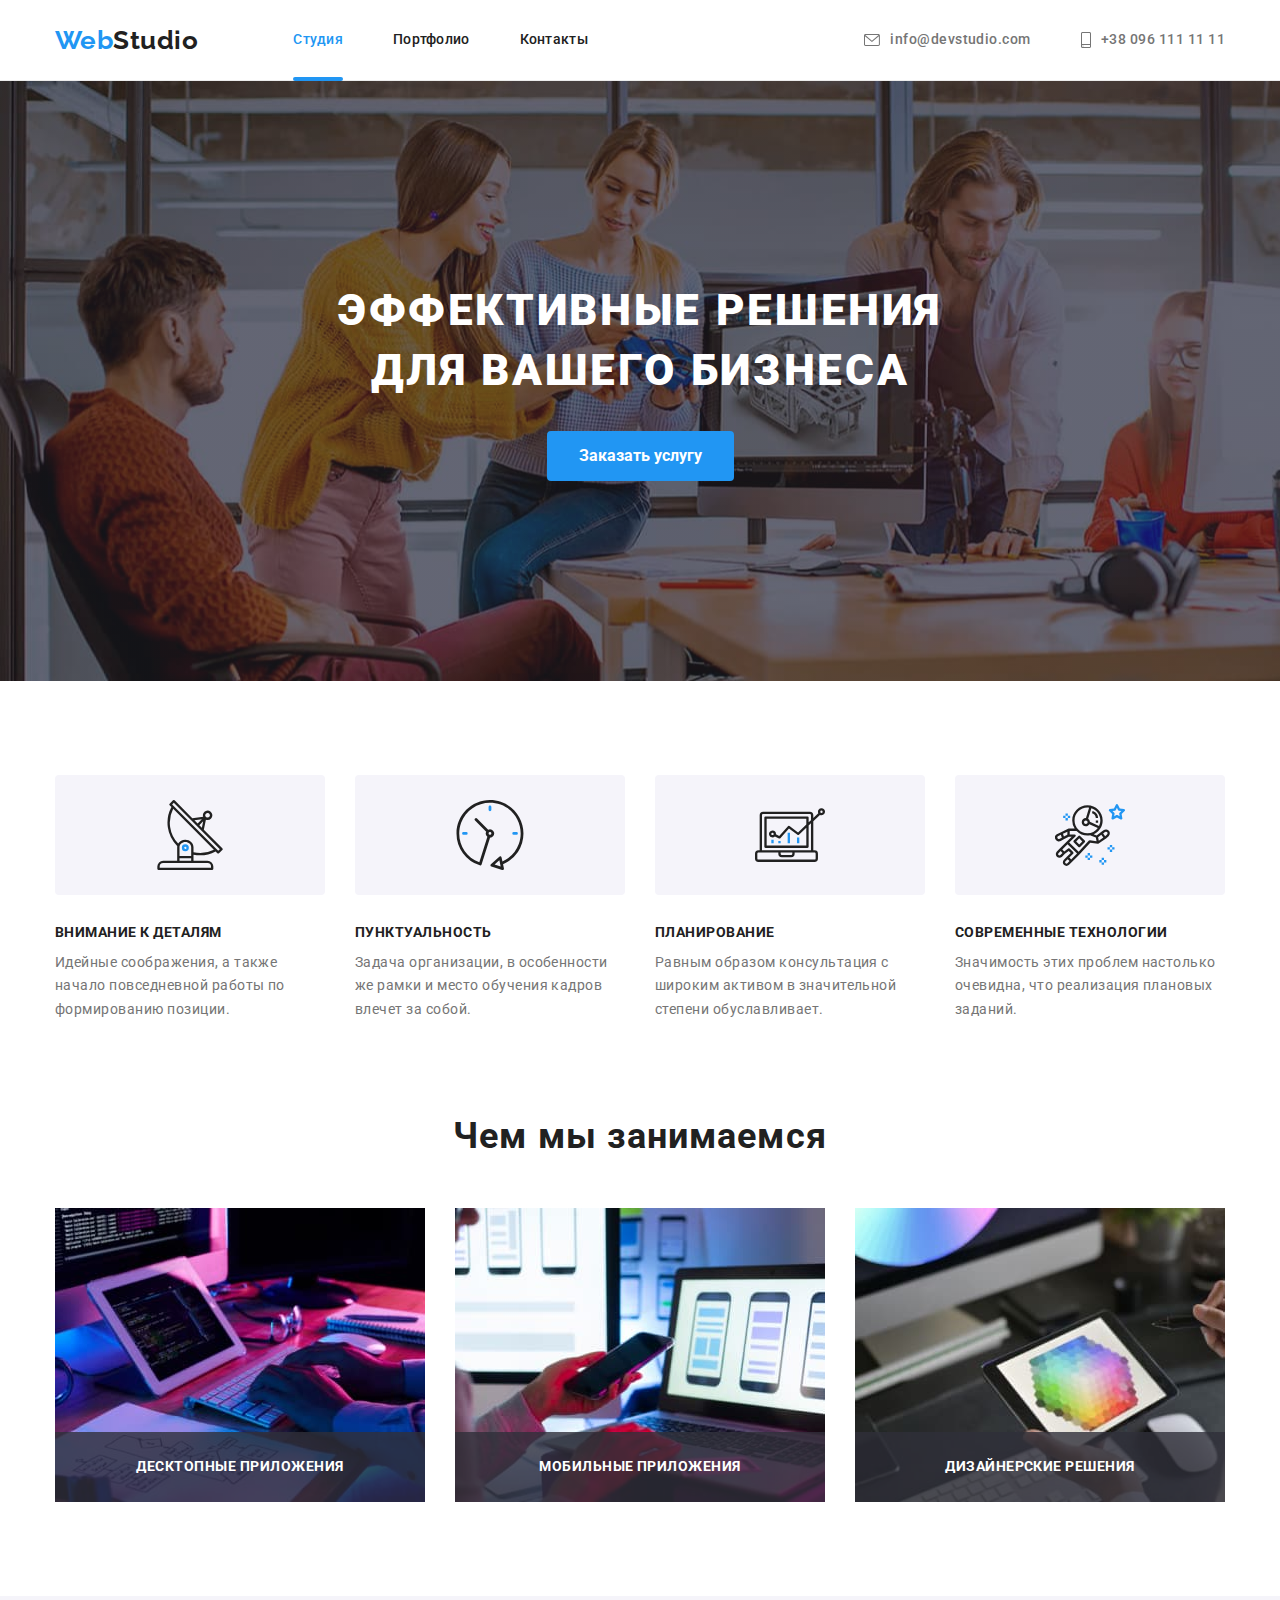
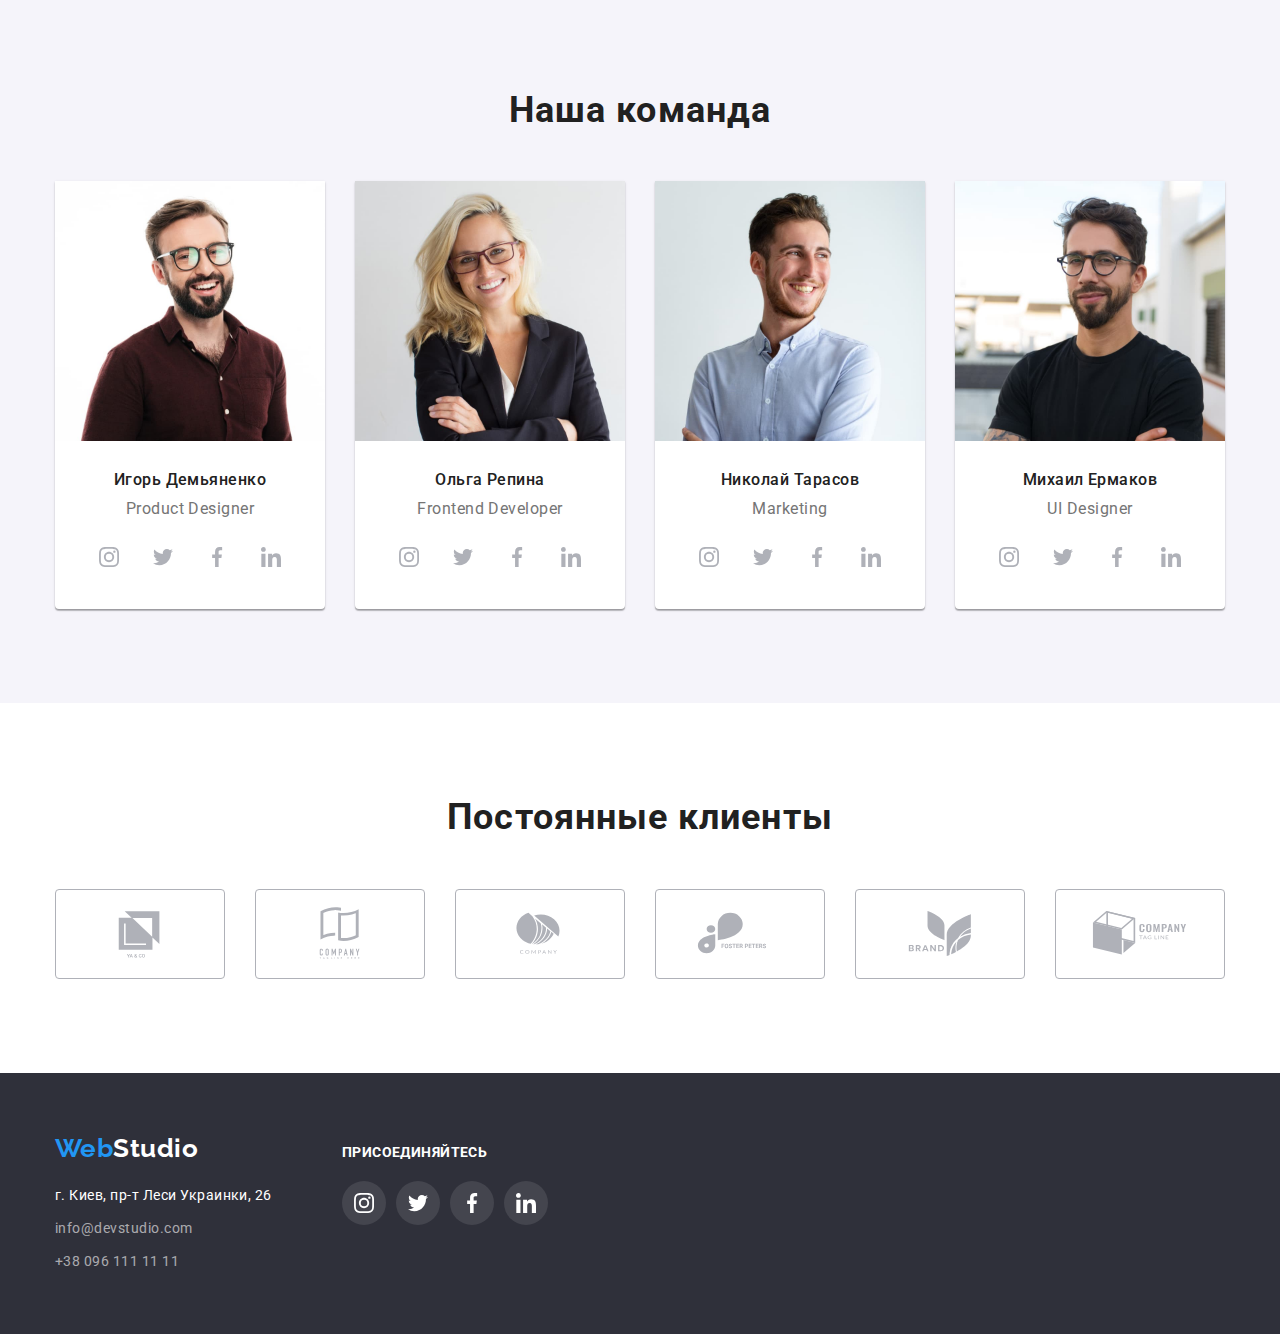
<file: index.html>
<!DOCTYPE html>
<html lang="en">
  <head>
    <meta charset="UTF-8" />
    <meta http-equiv="X-UA-Compatible" content="IE=edge" />
    <meta name="viewport" content="width=device-width, initial-scale=1.0" />
    <title>WebStudio</title>
    <link rel="preconnect" href="https://fonts.googleapis.com" />
    <link rel="preconnect" href="https://fonts.gstatic.com" crossorigin />
    <link
      href="https://fonts.googleapis.com/css2?family=Raleway:wght@700&family=Roboto:wght@400;500;700;900&display=swap"
      rel="stylesheet"
    />
    <link
      rel="stylesheet"
      href="https://cdnjs.cloudflare.com/ajax/libs/modern-normalize/1.1.0/modern-normalize.min.css"
    />
    <link rel="stylesheet" href="./css/styles.css" />
  </head>
  <body>
    <header>
      <div class="container nav">
        <nav>
          <a href="./index.html" class="logo"
            >Web<span class="logo-color">Studio</span></a
          >
          <ul class="site-nav list">
            <li class="item"><a href="" class="link current">Студия</a></li>
            <li class="item">
              <a href="./portfolio.html" class="link">Портфолио</a>
            </li>
            <li class="item"><a href="" class="link">Контакты</a></li>
          </ul>
        </nav>
        <ul class="auth-nav list">
          <li class="item">
            <a href="mailto:info@devstudio.com" class="contacts link">
              <svg class="header-icon" width="16" height="12">
                <use href="./images/symbol-defs.svg#icon-mail"></use>
              </svg>
              info@devstudio.com</a
            >
          </li>
          <li class="item">
            <a href="tel:+380961111111" class="contacts link"
              ><svg class="header-icon" width="10" height="16">
                <use href="./images/symbol-defs.svg#icon-smartphone"></use>
              </svg>
              +38 096 111 11 11</a
            >
          </li>
        </ul>
      </div>
    </header>
    <main>
      <section class="hero overlay">
        <div class="container">
          <h1 class="hero-title">
            Эффективные решения <br />
            для вашего бизнеса
          </h1>
          <button data-modal-open type="button" class="button-hero">
            Заказать услугу
          </button>
          <div class="backdrop is-hidden" data-modal>
            <div class="modal">
              <button data-modal-close class="overlay-button">
                <svg class="close" width="18" height="18">
                  <use href="./images/symbol-defs.svg#icon-close"></use>
                </svg>
              </button>
            </div>
          </div>
        </div>
      </section>
      <section class="section">
        <div class="container">
          <h2 class="section-title visually-hidden">Наши преимущества</h2>
          <ul class="features list">
            <li class="item">
              <div class="icon-sizes">
                <svg class="features-icon">
                  <use href="./images/symbol-defs.svg#icon-antenna-1"></use>
                </svg>
              </div>
              <h3 class="title">Внимание к деталям</h3>
              <p class="features-description">
                Идейные соображения, а также начало повседневной работы по
                формированию позиции.
              </p>
            </li>
            <li class="item">
              <div class="icon-sizes">
                <svg class="features-icon">
                  <use href="./images/symbol-defs.svg#icon-clock-1"></use>
                </svg>
              </div>
              <h3 class="title">Пунктуальность</h3>
              <p class="features-description">
                Задача организации, в особенности же рамки и место обучения
                кадров влечет за собой.
              </p>
            </li>
            <li class="item">
              <div class="icon-sizes">
                <svg class="features-icon">
                  <use href="./images/symbol-defs.svg#icon-diagram-1"></use>
                </svg>
              </div>
              <h3 class="title">Планирование</h3>
              <p class="features-description">
                Равным образом консультация с широким активом в значительной
                степени обуславливает.
              </p>
            </li>
            <li class="item">
              <div class="icon-sizes">
                <svg class="features-icon">
                  <use href="./images/symbol-defs.svg#icon-astronaut-1"></use>
                </svg>
              </div>
              <h3 class="title">Современные технологии</h3>
              <p class="features-description">
                Значимость этих проблем настолько очевидна, что реализация
                плановых заданий.
              </p>
            </li>
          </ul>
        </div>
      </section>
      <section class="section no-top-padding">
        <div class="container">
          <h2 class="section-title">Чем мы занимаемся</h2>
          <ul class="directions-list list">
            <li class="item">
              <div class="direction-thumb">
                <img
                  src="./images/img.jpeg"
                  alt="Программирование"
                  width="370"
                />
                <div class="direction-description">
                  <p>Десктопные приложения</p>
                </div>
              </div>
            </li>
            <li class="item">
              <div class="direction-thumb">
                <img
                  src="./images/img2.jpeg"
                  alt="Мобильные приложения"
                  width="370"
                />
                <div class="direction-description">
                  <p>Мобильные приложения</p>
                </div>
              </div>
            </li>
            <li class="item">
              <div class="direction-thumb">
                <img src="./images/img3.jpeg" alt="Дизайн" width="370" />
                <div class="direction-description">
                  <p>Дизайнерские решения</p>
                </div>
              </div>
            </li>
          </ul>
        </div>
      </section>
      <section class="section team">
        <div class="container">
          <h2 class="section-title">Наша команда</h2>
          <ul class="members-list list">
            <li class="item">
              <img
                src="./images/img4.jpeg"
                alt="Игорь Демьяненко"
                width="270"
                class="member-photo"
              />
              <div class="member-description">
                <h3 class="member-name">Игорь Демьяненко</h3>
                <p class="work-position">Product Designer</p>

                <ul class="member-socials list">
                  <li class="social-link">
                    <a href="" class="items">
                      <svg class="social-icon" width="20" height="20">
                        <use
                          href="./images/symbol-defs.svg#icon-instagram-2"
                        ></use>
                      </svg>
                    </a>
                  </li>
                  <li class="social-link">
                    <a href="" class="items">
                      <svg class="social-icon" width="20" height="20">
                        <use
                          href="./images/symbol-defs.svg#icon-twitter-1"
                          width="20"
                          height="20"
                        ></use>
                      </svg>
                    </a>
                  </li>
                  <li class="social-link">
                    <a href="" class="items">
                      <svg class="social-icon" width="20" height="20">
                        <use
                          href="./images/symbol-defs.svg#icon-facebook-1"
                          width="20"
                          height="20"
                        ></use>
                      </svg>
                    </a>
                  </li>
                  <li class="social-link">
                    <a href="" class="items">
                      <svg class="social-icon" width="20" height="20">
                        <use
                          href="./images/symbol-defs.svg#icon-linkedin-1"
                          width="20"
                          height="20"
                        ></use>
                      </svg>
                    </a>
                  </li>
                </ul>
              </div>
            </li>
            <li class="item">
              <img
                src="./images/img5.jpeg"
                alt="Ольга Репина"
                width="270"
                class="member-photo"
              />
              <div class="member-description">
                <h3 class="member-name">Ольга Репина</h3>
                <p class="work-position">Frontend Developer</p>
                <ul class="member-socials list">
                  <li class="social-link">
                    <a href="" class="items">
                      <svg class="social-icon" width="20" height="20">
                        <use
                          href="./images/symbol-defs.svg#icon-instagram-2"
                        ></use>
                      </svg>
                    </a>
                  </li>
                  <li class="social-link">
                    <a href="" class="items">
                      <svg class="social-icon" width="20" height="20">
                        <use
                          href="./images/symbol-defs.svg#icon-twitter-1"
                        ></use>
                      </svg>
                    </a>
                  </li>
                  <li class="social-link">
                    <a href="" class="items">
                      <svg class="social-icon" width="20" height="20">
                        <use
                          href="./images/symbol-defs.svg#icon-facebook-1"
                        ></use>
                      </svg>
                    </a>
                  </li>
                  <li class="social-link">
                    <a href="" class="items">
                      <svg class="social-icon" width="20" height="20">
                        <use
                          href="./images/symbol-defs.svg#icon-linkedin-1"
                        ></use>
                      </svg>
                    </a>
                  </li>
                </ul>
              </div>
            </li>
            <li class="item">
              <img
                src="./images/img6.jpeg"
                alt="Николай Тарасов"
                width="270"
                class="member-photo"
              />
              <div class="member-description">
                <h3 class="member-name">Николай Тарасов</h3>
                <p class="work-position">Marketing</p>
                <ul class="member-socials list">
                  <li class="social-link">
                    <a href="" class="items">
                      <svg class="social-icon" width="20" height="20">
                        <use
                          href="./images/symbol-defs.svg#icon-instagram-2"
                        ></use>
                      </svg>
                    </a>
                  </li>
                  <li class="social-link">
                    <a href="" class="items">
                      <svg class="social-icon" width="20" height="20">
                        <use
                          href="./images/symbol-defs.svg#icon-twitter-1"
                        ></use>
                      </svg>
                    </a>
                  </li>
                  <li class="social-link">
                    <a href="" class="items">
                      <svg class="social-icon" width="20" height="20">
                        <use
                          href="./images/symbol-defs.svg#icon-facebook-1"
                        ></use>
                      </svg>
                    </a>
                  </li>
                  <li class="social-link">
                    <a href="" class="items">
                      <svg class="social-icon" width="20" height="20">
                        <use
                          href="./images/symbol-defs.svg#icon-linkedin-1"
                        ></use>
                      </svg>
                    </a>
                  </li>
                </ul>
              </div>
            </li>
            <li class="item">
              <img
                src="./images/img7.jpeg"
                alt="Михаил Ермаков"
                width="270"
                class="member-photo"
              />
              <div class="member-description">
                <h3 class="member-name">Михаил Ермаков</h3>
                <p class="work-position">UI Designer</p>
                <ul class="member-socials list">
                  <li class="social-link">
                    <a href="" class="items">
                      <svg class="social-icon" width="20" height="20">
                        <use
                          href="./images/symbol-defs.svg#icon-instagram-2"
                        ></use>
                      </svg>
                    </a>
                  </li>
                  <li class="social-link">
                    <a href="" class="items">
                      <svg class="social-icon" width="20" height="20">
                        <use
                          href="./images/symbol-defs.svg#icon-twitter-1"
                        ></use>
                      </svg>
                    </a>
                  </li>
                  <li class="social-link">
                    <a href="" class="items">
                      <svg class="social-icon" width="20" height="20">
                        <use
                          href="./images/symbol-defs.svg#icon-facebook-1"
                        ></use>
                      </svg>
                    </a>
                  </li>
                  <li class="social-link">
                    <a href="" class="items">
                      <svg class="social-icon" width="20" height="20">
                        <use
                          href="./images/symbol-defs.svg#icon-linkedin-1"
                        ></use>
                      </svg>
                    </a>
                  </li>
                </ul>
              </div>
            </li>
          </ul>
        </div>
      </section>
      <section class="section">
        <div class="container">
          <h2 class="section-title">Постоянные клиенты</h2>
          <ul class="clients list">
            <li class="client">
              <a href="" class="link-client">
                <svg class="logo-client" width="106" height="60">
                  <use href="./images/symbol-defs.svg#icon-Logo"></use>
                </svg>
              </a>
            </li>
            <li class="client">
              <a href="" class="link-client">
                <svg class="logo-client" width="106" height="60">
                  <use href="./images/symbol-defs.svg#icon-Logo-2"></use>
                </svg>
              </a>
            </li>
            <li class="client">
              <a href="" class="link-client">
                <svg class="logo-client" width="106" height="60">
                  <use href="./images/symbol-defs.svg#icon-Logo-3"></use>
                </svg>
              </a>
            </li>
            <li class="client">
              <a href="" class="link-client">
                <svg class="logo-client" width="106" height="60">
                  <use href="./images/symbol-defs.svg#icon-Logo-4"></use>
                </svg>
              </a>
            </li>
            <li class="client">
              <a href="" class="link-client">
                <svg class="logo-client" width="106" height="60">
                  <use href="./images/symbol-defs.svg#icon-Logo-5"></use>
                </svg>
              </a>
            </li>
            <li class="client">
              <a href="" class="link-client">
                <svg class="logo-client" width="106" height="60">
                  <use href="./images/symbol-defs.svg#icon-Logo-6"></use>
                </svg>
              </a>
            </li>
          </ul>
        </div>
      </section>
    </main>
    <footer class="footer">
      <div class="container">
        <div class="footer-section">
          <a href="./index.html" class="logo"
            >Web<span class="logo-bottom">Studio</span></a
          >

          <address>
            <span class="street">г. Киев, пр-т Леси Украинки, 26</span>
            <ul class="list">
              <li class="list-item">
                <a href="mailto:info@devstudio.com" class="contacts-bottom link"
                  >info@devstudio.com</a
                >
              </li>
              <li class="list-item">
                <a href="tel:+380961111111" class="contacts-bottom link"
                  >+38 096 111 11 11</a
                >
              </li>
            </ul>
          </address>
        </div>
        <div class="footer-section social">
          <h3 class="footer-title">Присоединяйтесь</h3>
          <ul class="member-socials list">
            <li class="social-link-footer">
              <a href="" class="items">
                <svg class="social-icon" width="20" height="20">
                  <use href="./images/symbol-defs.svg#icon-instagram-2"></use>
                </svg>
              </a>
            </li>
            <li class="social-link-footer">
              <a href="" class="items">
                <svg class="social-icon" width="20" height="20">
                  <use href="./images/symbol-defs.svg#icon-twitter-1"></use>
                </svg>
              </a>
            </li>
            <li class="social-link-footer">
              <a href="" class="items">
                <svg class="social-icon" width="20" height="20">
                  <use href="./images/symbol-defs.svg#icon-facebook-1"></use>
                </svg>
              </a>
            </li>
            <li class="social-link-footer">
              <a href="" class="items">
                <svg class="social-icon" width="20" height="20">
                  <use href="./images/symbol-defs.svg#icon-linkedin-1"></use>
                </svg>
              </a>
            </li>
          </ul>
        </div>
      </div>
    </footer>
    <script src="./js/modal.js"></script>
  </body>
</html>
</file>
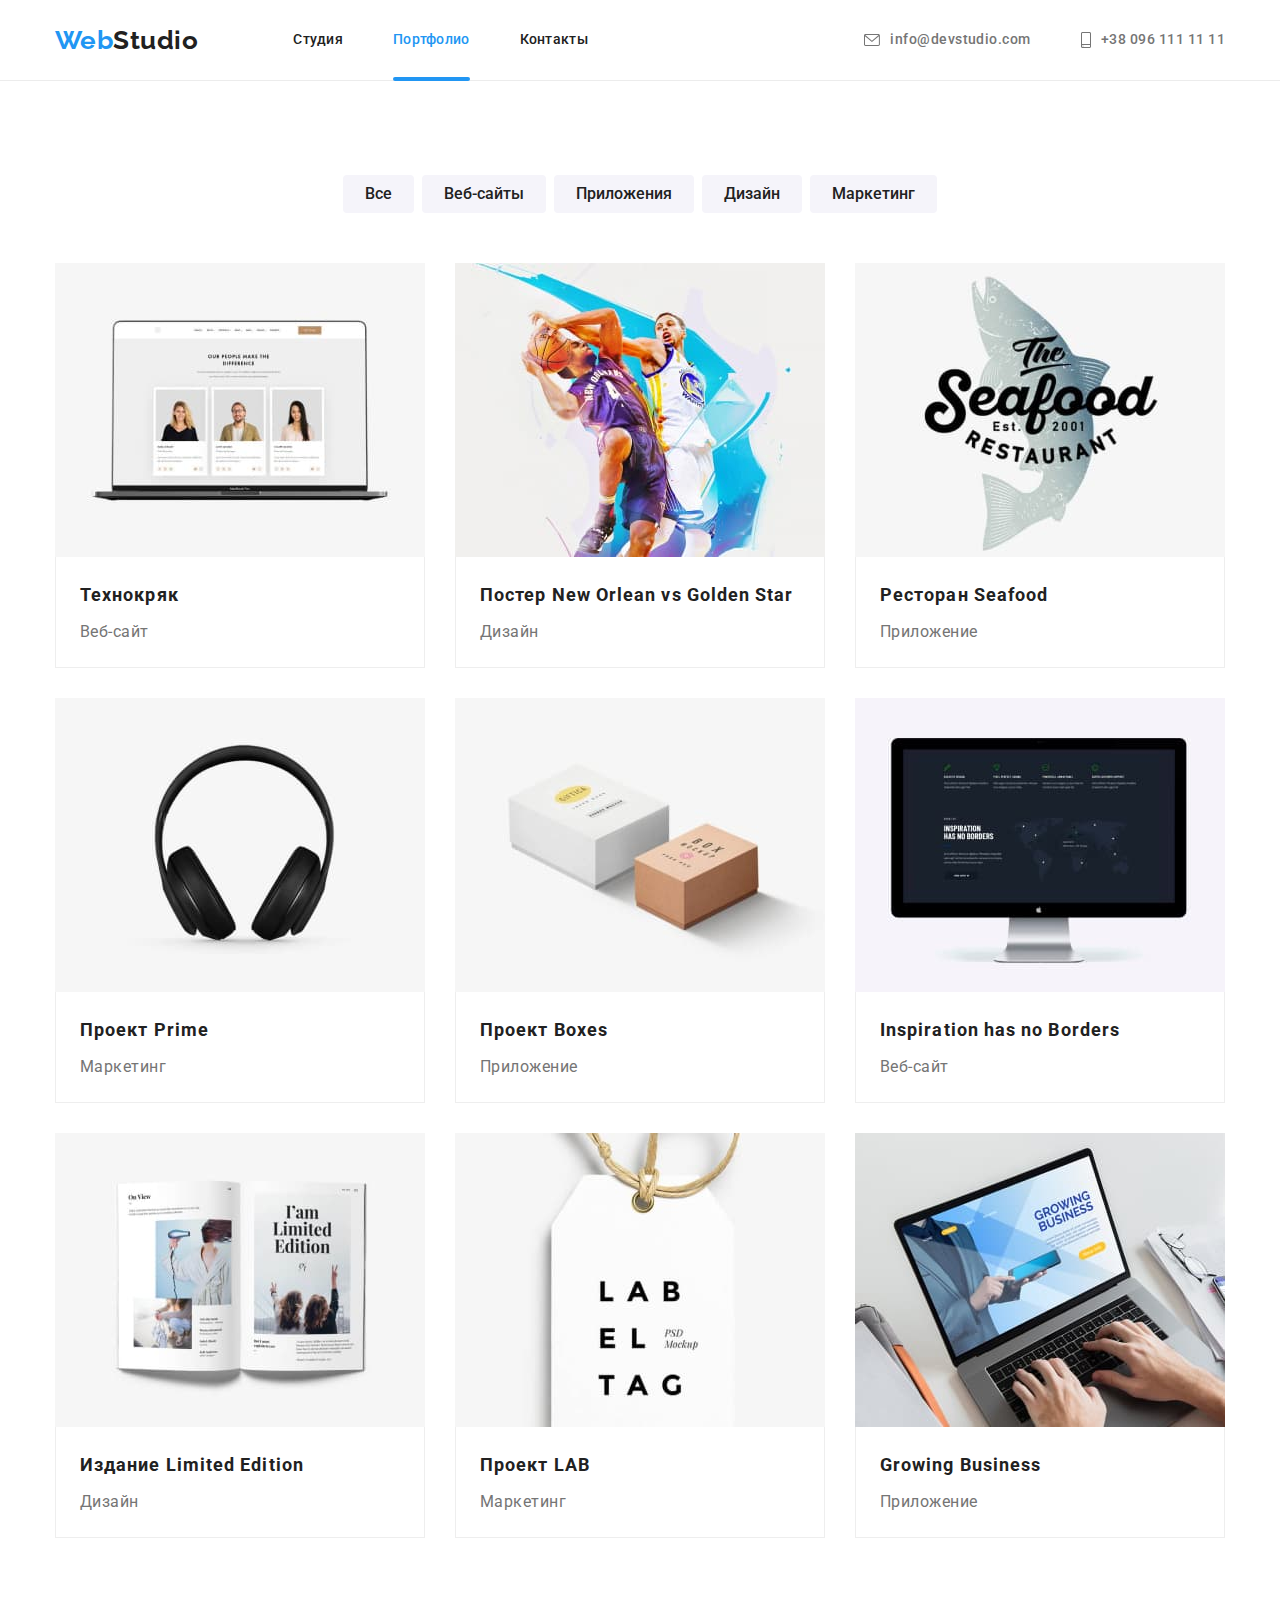
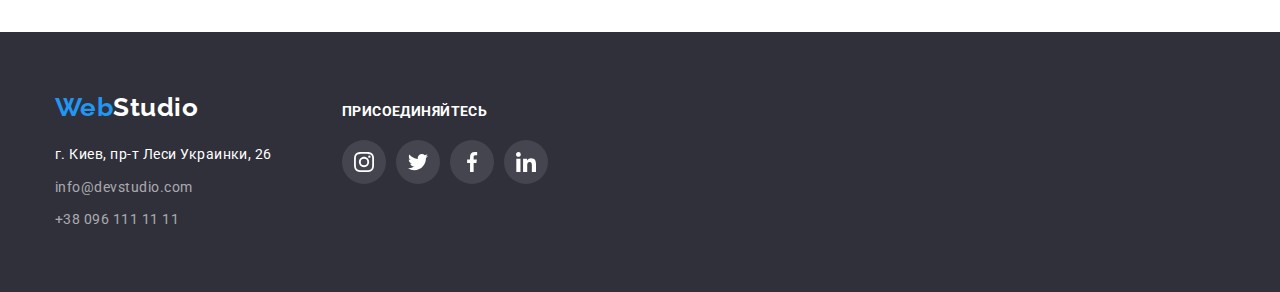
<file: portfolio.html>
<!DOCTYPE html>
<html lang="en">
  <head>
    <meta charset="UTF-8" />
    <meta http-equiv="X-UA-Compatible" content="IE=edge" />
    <meta name="viewport" content="width=device-width, initial-scale=1.0" />
    <title>WebStudio</title>
    <link rel="preconnect" href="https://fonts.googleapis.com" />
    <link rel="preconnect" href="https://fonts.gstatic.com" crossorigin />
    <link
      href="https://fonts.googleapis.com/css2?family=Raleway:wght@700&family=Roboto:wght@400;500;700;900&display=swap"
      rel="stylesheet"
    />
    <link
      rel="stylesheet"
      href="https://cdnjs.cloudflare.com/ajax/libs/modern-normalize/1.1.0/modern-normalize.min.css"
    />
    <link rel="stylesheet" href="./css/styles.css" />
  </head>
  <body>
    <header>
      <div class="container nav">
        <nav>
          <a href="./index.html" class="logo"
            >Web<span class="logo-color">Studio</span></a
          >
          <ul class="site-nav list">
            <li class="item"><a href="./index.html" class="link">Студия</a></li>
            <li class="item">
              <a href="" class="link current">Портфолио</a>
            </li>
            <li class="item"><a href="" class="link">Контакты</a></li>
          </ul>
        </nav>
        <ul class="auth-nav list">
          <li class="item">
            <a href="mailto:info@devstudio.com" class="contacts link">
              <svg class="header-icon" width="16" height="12">
                <use href="./images/symbol-defs.svg#icon-mail"></use>
              </svg>
              info@devstudio.com</a
            >
          </li>
          <li class="item">
            <a href="tel:+380961111111" class="contacts link"
              ><svg class="header-icon" width="10" height="16">
                <use href="./images/symbol-defs.svg#icon-smartphone"></use>
              </svg>
              +38 096 111 11 11</a
            >
          </li>
        </ul>
      </div>
    </header>
    <main>
      <section class="section">
        <div class="container">
          <h1 class="visually-hidden">Портфолио</h1>
          <ul class="portfolio-buttons list">
            <li class="item">
              <button type="button" class="button">Все</button>
            </li>
            <li class="item">
              <button type="button" class="button">Веб-сайты</button>
            </li>
            <li class="item">
              <button type="button" class="button">Приложения</button>
            </li>
            <li class="item">
              <button type="button" class="button">Дизайн</button>
            </li>
            <li class="item">
              <button type="button" class="button">Маркетинг</button>
            </li>
          </ul>
          <h2 class="visually-hidden">Примеры работ</h2>
          <ul class="examples list">
            <li class="card">
              <a href="" class="link"
                ><div class="card-overlay">
                  <img
                    src="./images/portfolio.jpeg"
                    alt="Технокряк"
                    width="370"
                    class="card-img"
                  />
                  <div class="big-description">
                    Технокряк это современная площадка распространения
                    коронавируса. Компании используют эту платформу для
                    цифрового шпионажа и атак на защищённые сервера конкурентов.
                  </div>
                </div>
                <div class="project-description">
                  <h3 class="project-name">Технокряк</h3>
                  <p class="product-type">Веб-сайт</p>
                </div>
              </a>
            </li>
            <li class="card">
              <a href="" class="link">
                <div class="card-overlay">
                  <img
                    src="./images/portfolio2.jpeg"
                    alt="Постер New Orlean vs Golden Star"
                    width="370"
                    class="card-img"
                  />
                  <div class="big-description">
                    Технокряк это современная площадка распространения
                    коронавируса. Компании используют эту платформу для
                    цифрового шпионажа и атак на защищённые сервера конкурентов.
                  </div>
                </div>
                <div class="project-description">
                  <h3 class="project-name">Постер New Orlean vs Golden Star</h3>
                  <p class="product-type">Дизайн</p>
                </div>
              </a>
            </li>
            <li class="card">
              <a href="" class="link"
                ><div class="card-overlay">
                  <img
                    src="./images/portfolio3.jpeg"
                    alt="Ресторан Seafood"
                    width="370"
                    class="card-img"
                  />
                  <div class="big-description">
                    Технокряк это современная площадка распространения
                    коронавируса. Компании используют эту платформу для
                    цифрового шпионажа и атак на защищённые сервера конкурентов.
                  </div>
                </div>
                <div class="project-description">
                  <h3 class="project-name">Ресторан Seafood</h3>
                  <p class="product-type">Приложение</p>
                </div>
              </a>
            </li>
            <li class="card">
              <a href="" class="link"
                ><div class="card-overlay">
                  <img
                    src="./images/portfolio4.jpeg"
                    alt="Проект Prime"
                    width="370"
                    class="card-img"
                  />
                  <div class="big-description">
                    Технокряк это современная площадка распространения
                    коронавируса. Компании используют эту платформу для
                    цифрового шпионажа и атак на защищённые сервера конкурентов.
                  </div>
                </div>
                <div class="project-description">
                  <h3 class="project-name">Проект Prime</h3>
                  <p class="product-type">Маркетинг</p>
                </div>
              </a>
            </li>
            <li class="card">
              <a href="" class="link"
                ><div class="card-overlay">
                  <img
                    src="./images/portfolio5.jpeg"
                    alt="Проект Boxes"
                    width="370"
                    class="card-img"
                  />
                  <div class="big-description">
                    Технокряк это современная площадка распространения
                    коронавируса. Компании используют эту платформу для
                    цифрового шпионажа и атак на защищённые сервера конкурентов.
                  </div>
                </div>
                <div class="project-description">
                  <h3 class="project-name">Проект Boxes</h3>
                  <p class="product-type">Приложение</p>
                </div>
              </a>
            </li>
            <li class="card">
              <a href="" class="link"
                ><div class="card-overlay">
                  <img
                    src="./images/portfolio6.jpeg"
                    alt="Inspiration has no Borders"
                    width="370"
                    class="card-img"
                  />
                  <div class="big-description">
                    Технокряк это современная площадка распространения
                    коронавируса. Компании используют эту платформу для
                    цифрового шпионажа и атак на защищённые сервера конкурентов.
                  </div>
                </div>
                <div class="project-description">
                  <h3 class="project-name">Inspiration has no Borders</h3>
                  <p class="product-type">Веб-сайт</p>
                </div>
              </a>
            </li>
            <li class="card">
              <a href="" class="link"
                ><div class="card-overlay">
                  <img
                    src="./images/portfolio7.jpeg"
                    alt="Издание Limited Edition"
                    width="370"
                    class="card-img"
                  />
                  <div class="big-description">
                    Технокряк это современная площадка распространения
                    коронавируса. Компании используют эту платформу для
                    цифрового шпионажа и атак на защищённые сервера конкурентов.
                  </div>
                </div>
                <div class="project-description">
                  <h3 class="project-name">Издание Limited Edition</h3>
                  <p class="product-type">Дизайн</p>
                </div>
              </a>
            </li>
            <li class="card">
              <a href="" class="link"
                ><div class="card-overlay">
                  <img
                    src="./images/portfolio8.jpeg"
                    alt="Проект LAB"
                    width="370"
                    class="card-img"
                  />
                  <div class="big-description">
                    Технокряк это современная площадка распространения
                    коронавируса. Компании используют эту платформу для
                    цифрового шпионажа и атак на защищённые сервера конкурентов.
                  </div>
                </div>
                <div class="project-description">
                  <h3 class="project-name">Проект LAB</h3>
                  <p class="product-type">Маркетинг</p>
                </div>
              </a>
            </li>
            <li class="card">
              <a href="" class="link"
                ><div class="card-overlay">
                  <img
                    src="./images/portfolio9.jpeg"
                    alt="Growing Business"
                    width="370"
                    class="card-img"
                  />
                  <div class="big-description">
                    Технокряк это современная площадка распространения
                    коронавируса. Компании используют эту платформу для
                    цифрового шпионажа и атак на защищённые сервера конкурентов.
                  </div>
                </div>
                <div class="project-description">
                  <h3 class="project-name">Growing Business</h3>
                  <p class="product-type">Приложение</p>
                </div>
              </a>
            </li>
          </ul>
        </div>
      </section>
    </main>
    <footer class="footer">
      <div class="container">
        <div class="footer-section">
          <a href="./index.html" class="logo"
            >Web<span class="logo-bottom">Studio</span></a
          >

          <address>
            <span class="street">г. Киев, пр-т Леси Украинки, 26</span>
            <ul class="list">
              <li class="list-item">
                <a href="mailto:info@devstudio.com" class="contacts-bottom link"
                  >info@devstudio.com</a
                >
              </li>
              <li class="list-item">
                <a href="tel:+380961111111" class="contacts-bottom link"
                  >+38 096 111 11 11</a
                >
              </li>
            </ul>
          </address>
        </div>
        <div class="footer-section social">
          <h3 class="footer-title">Присоединяйтесь</h3>
          <ul class="member-socials list">
            <li class="social-link-footer">
              <a href="" class="items">
                <svg class="social-icon" width="20" height="20">
                  <use href="./images/symbol-defs.svg#icon-instagram-2"></use>
                </svg>
              </a>
            </li>
            <li class="social-link-footer">
              <a href="" class="items">
                <svg class="social-icon" width="20" height="20">
                  <use href="./images/symbol-defs.svg#icon-twitter-1"></use>
                </svg>
              </a>
            </li>
            <li class="social-link-footer">
              <a href="" class="items">
                <svg class="social-icon" width="20" height="20">
                  <use href="./images/symbol-defs.svg#icon-facebook-1"></use>
                </svg>
              </a>
            </li>
            <li class="social-link-footer">
              <a href="" class="items">
                <svg class="social-icon" width="20" height="20">
                  <use href="./images/symbol-defs.svg#icon-linkedin-1"></use>
                </svg>
              </a>
            </li>
          </ul>
        </div>
      </div>
    </footer>
  </body>
</html>
</file>
<file: css/styles.css>
/*цвет основного текста #212121 */
/* вторичный цвет  #757575*/
/* белый цвет #FFFFFF */
/* акцент color #2196F3 */
/* вторичный цвет фона #F5F4FA */

:root {
  --primary-text-color: #212121;
  --secondary-text-color: #757575;
  --white-color: #ffffff;
  --accent-color: #2196f3;
  --secondary-background-color: #f5f4fa;
}

h1,
h2,
h3,
h4,
h5,
h6,
p,
ul {
  margin: 0;
  padding: 0;
}

body {
  background-color: var(--white-color);
  color: #212121;
  font-family: roboto, sans-serif;
  letter-spacing: 0.03em;
}
header {
  border-bottom: 1px solid #ececec;
}

img {
  display: block;
}

.list {
  list-style: none;
}

.link {
  text-decoration: none;
}

.container {
  margin-right: auto;
  margin-left: auto;
  width: 1200px;
  padding-left: 15px;
  padding-right: 15px;
  /* outline: 2px solid green; */
}

/* logo */

.logo {
  color: var(--accent-color);
  text-decoration: none;
  font-family: raleway, sans-serif;
  font-weight: 700;
  font-size: 26px;
  line-height: 1.19;
}

.logo-color {
  color: var(--primary-text-color);
}

/* site-nav */

.site-nav {
  display: flex;
  margin-left: 95px;
}

.site-nav .item:not(:last-child) {
  margin-right: 50px;
}

.site-nav .link {
  color: var(--primary-text-color);
  font-weight: 500;
  font-size: 14px;
  line-height: 1.14;
  letter-spacing: 0.02em;
  padding-top: 32px;
  padding-bottom: 32px;
  display: block;
  transition-property: color;
  transition-duration: 250ms;
  transition-timing-function: cubic-bezier(0.4, 0, 0.2, 1);
}

.site-nav .link:hover,
.site-nav .link:focus {
  color: var(--accent-color);
}

.site-nav .link.current {
  color: var(--accent-color);
}
.site-nav .item {
  position: relative;
}

.site-nav .link.current::after {
  position: absolute;
  display: inline-block;
  content: "";
  width: 100%;
  height: 4px;
  background-color: var(--accent-color);
  bottom: -1px;
  right: 0;
  border-radius: 2px;
}

/* auth nav */

.auth-nav {
  display: flex;
}

nav {
  display: flex;
  align-items: center;
}

.container.nav {
  display: flex;
  justify-content: space-between;
}

.container .auth-nav {
  justify-content: flex-end;
}

.auth-nav .contacts {
  color: var(--secondary-text-color);
  font-weight: 500;
  font-size: 14px;
  line-height: 1.14;
  transition-property: color;
  transition-duration: 250ms;
  transition-timing-function: cubic-bezier(0.4, 0, 0.2, 1);
}

.header-icon {
  margin-right: 10px;
  fill: currentColor;
}

.auth-nav .contacts:hover,
.auth-nav .contacts:focus,
.contacts.link:hover,
.contacts.link:focus {
  color: var(--accent-color);
  fill: var(--accent-color);
}

.auth-nav .item:not(:last-child) {
  margin-right: 50px;
}

.auth-nav .contacts {
  padding-top: 32px;
  padding-bottom: 32px;
  display: block;
}

.contacts.link {
  display: flex;
  align-items: center;
}

/* hero */

.hero {
  background-color: #2f303a;
  text-align: center;
  padding-top: 200px;
  padding-bottom: 200px;
}

.hero.overlay {
  max-width: 1600px;
  margin: 0 auto;
  background-image: linear-gradient(
      to right,
      rgba(47, 48, 58, 0.4),
      rgba(47, 48, 58, 0.4)
    ),
    url(../images/background-hero.jpeg);
  background-size: cover;
}

.hero-title {
  color: #ffffff;
  font-size: 44px;
  line-height: 1.36;
  font-weight: 900;
  letter-spacing: 0.06em;
  text-transform: uppercase;
  margin-bottom: 30px;
}

.button-hero {
  color: var(--white-color);
  background-color: var(--accent-color);
  border: none;
  font-weight: 700;
  font-size: 16px;
  line-height: 1.87;
  cursor: pointer;
  font-family: inherit;
  border-radius: 4px;
  padding: 10px 32px;
  transition-property: background-color;
  transition-duration: 250ms;
  transition-timing-function: cubic-bezier(0.4, 0, 0.2, 1);
}

.button-hero:hover,
.button-hero:focus {
  background-color: #188ce8;
}

.backdrop {
  z-index: 9;
  position: fixed;
  top: 0;
  left: 0;
  width: 100%;
  height: 100%;
  opacity: 1;
  background-color: rgba(0, 0, 0, 0.2);
  transition: opacity 250ms cubic-bezier(0.4, 0, 0.2, 1);
}

.backdrop.is-hidden {
  opacity: 0;
  pointer-events: none;
}

.modal {
  position: absolute;
  top: 50%;
  left: 50%;
  padding: 100px;
  min-width: 528px;
  min-height: 521px;
  padding: 15px;
  border-radius: 4px;
  z-index: 10;
  background-color: var(--white-color);
  transition: transform 250ms cubic-bezier(0.4, 0, 0.2, 1);
  transform: translate(-50%, -50%);
  box-shadow: 0px 1px 3px rgba(0, 0, 0, 0.12), 0px 1px 1px rgba(0, 0, 0, 0.14),
    0px 2px 1px rgba(0, 0, 0, 0.2);
}

.is-hidden .modal {
  transform: translate(-50%, -50%) scale(0.1);
}

.overlay-button {
  position: absolute;
  top: 8px;
  right: 8px;
  color: var(--accent-color);
  border-radius: 50%;
  display: flex;
  justify-content: center;
  align-items: center;
  width: 30px;
  height: 30px;
  border-radius: 50%;
  border: 1px solid rgba(0, 0, 0, 0.1);
  background-color: #ffffff;
  color: var(--primary-text-color);
  cursor: pointer;
  transition: color 250ms cubic-bezier(0.4, 0, 0.2, 1);
}

.close {
  fill: currentColor;
}

.overlay-button:hover,
.overlay-button:focus {
  color: var(--accent-color);
}
/* section */

.section {
  padding-top: 94px;
  padding-bottom: 94px;
}

.section-title {
  color: var(--primary-text-color);
  font-weight: 700;
  font-size: 36px;
  line-height: 1.16;
  text-align: center;
  margin-bottom: 50px;
  letter-spacing: 0.03em;
}

.no-top-padding {
  padding-top: 0;
}

/* hidden titles */

.visually-hidden {
  position: absolute;
  width: 1px;
  height: 1px;
  margin: -1px;
  border: 0;
  padding: 0;

  white-space: nowrap;
  clip-path: inset(100%);
  clip: rect(0 0 0 0);
  overflow: hidden;
}

/* features */
.features {
  display: flex;
}

.features .item {
  width: 270px;
}

.features .item:not(:last-child) {
  margin-right: 30px;
}

/* иконки преимуществ */
.icon-sizes {
  width: 270px;
  height: 120px;
  display: flex;
  justify-content: center;
  align-items: center;
  background-color: #f5f4fa;
  border-radius: 4px;
  margin-bottom: 30px;
}

.features-icon {
  width: 70px;
  height: 70px;
}

.features .title {
  color: var(--primary-text-color);
  font-weight: 700;
  font-size: 14px;
  line-height: 1.14;
  text-transform: uppercase;
  margin-bottom: 10px;
}

/* абзацы преимуществ */
.features-description {
  color: var(--secondary-text-color);
  font-size: 14px;
  line-height: 1.7;
}

/* directions list */
.directions-list {
  color: var(--primary-text-color);
  display: flex;
}

.directions-list .item {
  width: calc((100% - 60px) / 3);
  margin-right: 30px;
}

.directions-list .item:nth-child(3n) {
  margin-right: 0px;
}

.direction-thumb {
  position: relative;
  height: 294px;
}

.direction-description {
  position: absolute;
  bottom: 0;
  right: 0;
  text-align: center;
  width: 100%;
  padding-top: 27px;
  padding-bottom: 27px;
  background-color: rgba(47, 48, 58, 0.8);
  font-weight: 700;
  font-size: 14px;
  line-height: 1.14;
  letter-spacing: 0.03;
  text-transform: uppercase;
  color: var(--white-color);
  background-color: rgba(47, 48, 58, 0.8);
}

/* button */
.button {
  color: var(--primary-text-color);
  background-color: var(--secondary-background-color);
  font-weight: 500;
  font-size: 16px;
  line-height: 1.62;
  cursor: pointer;
  font-family: inherit;
  border-radius: 4px;
  padding: 6px 22px;
  border: none;
}

.button:hover,
.button:focus {
  color: var(--white-color);
  background-color: var(--accent-color);
}

/* section team */

.section.team {
  background-color: #f5f4fa;
}
.members-list {
  display: flex;
}

.members-list .item {
  width: calc((100% - 90px) / 4);
  margin-right: 30px;
  background-color: var(--white-color);
  box-shadow: 0px 1px 3px rgba(0, 0, 0, 0.12), 0px 1px 1px rgba(0, 0, 0, 0.14),
    0px 2px 1px rgba(0, 0, 0, 0.2);
  border-radius: 0px 0px 4px 4px;
}

.members-list .item:nth-child(4n) {
  margin-right: 0px;
}

/* member name */
.member-name {
  font-weight: 500;
  font-size: 16px;
  line-height: 1.18;
  margin-bottom: 10px;
}

/* должности */
.work-position {
  color: var(--secondary-text-color);
  font-size: 16px;
  line-height: 1.18;
  margin-bottom: 16px;
}

.member-description {
  text-align: center;
  padding: 30px 32px;
}

.member-socials {
  display: flex;
  justify-content: space-between;
}

.social-link .items {
  display: flex;
  justify-content: center;
  align-items: center;
  width: 44px;
  height: 44px;
  border-radius: 50%;
  color: #afb1b8;
  transition: color 250ms cubic-bezier(0.4, 0, 0.2, 1),
    background-color 250ms cubic-bezier(0.4, 0, 0.2, 1);
}

.social-icon {
  fill: currentColor;
}

.social-link .items:hover,
.social-link .items:focus {
  color: var(--white-color);
  background-color: var(--accent-color);
}

.clients.list {
  display: flex;
}

.client:not(:last-child) {
  margin-right: 30px;
}

.link-client {
  display: flex;
  justify-content: center;
  align-items: center;
  width: 170px;
  height: 90px;
  color: #afb1b8;
  border: 1px solid #afb1b8;
  border-radius: 4px;
  transition: color 250ms cubic-bezier(0.4, 0, 0.2, 1),
    border 250ms cubic-bezier(0.4, 0, 0.2, 1);
}

.logo-client {
  fill: currentColor;
}

.link-client:hover,
.link-client:focus {
  color: var(--accent-color);
  border: 1px solid var(--accent-color);
}
/* footer */

.footer {
  background-color: #2f303a;
  padding-top: 60px;
  padding-bottom: 60px;
}
.footer .container {
  display: flex;
  align-items: baseline;
}

.footer-section:not(:last-child) {
  margin-right: 70px;
}

/* logo bottom */
.logo-bottom {
  color: var(--white-color);
}

.footer .logo {
  display: block;
  margin-bottom: 20px;
}

/* street adress */
.street {
  color: var(--white-color);
  font-weight: 400;
  font-size: 14px;
  line-height: 1.71;
  background-color: #2f303a;
  font-style: normal;
  margin-bottom: 9px;
  display: block;
}

/* contacts bottom */
.contacts-bottom {
  color: rgba(255, 255, 255, 0.6);
  font-weight: 400;
  font-size: 14px;
  line-height: 1.71;
  font-style: normal;
  transition: color 250ms cubic-bezier(0.4, 0, 0.2, 1);
}

.contacts-bottom:hover {
  color: var(--accent-color);
}

.list-item:not(:last-child) {
  margin-bottom: 9px;
}

.footer-title {
  color: var(--white-color);
  font-weight: 700;
  font-size: 14px;
  line-height: 1.14;
  letter-spacing: 0.03em;
  text-transform: uppercase;
  margin-bottom: 20px;
}

.social-link-footer .items {
  display: flex;
  justify-content: center;
  align-items: center;
  width: 44px;
  height: 44px;
  border-radius: 50%;
  color: var(--white-color);
  background-color: rgba(255, 255, 255, 0.1);
  transition: background-color 250ms cubic-bezier(0.4, 0, 0.2, 1);
}

.social-link-footer:not(:last-child) {
  margin-right: 10px;
}

.social-link-footer .items:hover,
.social-link-footer .items:focus {
  color: var(--white-color);
  background-color: var(--accent-color);
}
/* кнопки портфолио */

.portfolio-buttons {
  margin-bottom: 50px;
  display: flex;
  justify-content: center;
}

.portfolio-buttons .button {
  transition: color 250ms cubic-bezier(0.4, 0, 0.2, 1),
    background-color 250ms cubic-bezier(0.4, 0, 0.2, 1),
    box-shadow 250ms cubic-bezier(0.4, 0, 0.2, 1);
}

.portfolio-buttons .item:not(:last-child) {
  margin-right: 8px;
}

.portfolio-buttons .button:hover,
.portfolio-buttons .button:focus {
  box-shadow: 0px 3px 1px rgba(0, 0, 0, 0.1), 0px 1px 2px rgba(0, 0, 0, 0.08),
    0px 2px 2px rgba(0, 0, 0, 0.12);
}
/* projects 2nd page */

.examples {
  display: flex;
  flex-wrap: wrap;
}

/* card */

.card {
  width: calc((100% - 60px) / 3);
  margin-right: 30px;
  margin-bottom: 30px;
}

.card .link {
  display: block;
  transition: box-shadow 250ms cubic-bezier(0.4, 0, 0.2, 1);
}

.card:nth-child(3n) {
  margin-right: 0px;
}

.card:nth-last-child(-n + 3) {
  margin-bottom: 0;
}

.card .link:hover,
.card .link:focus {
  box-shadow: 0px 1px 1px rgba(0, 0, 0, 0.12), 0px 4px 4px rgba(0, 0, 0, 0.06),
    1px 4px 6px rgba(0, 0, 0, 0.16);
}

.card-overlay {
  position: relative;
  height: 294px;
  overflow: hidden;
}

.big-description {
  position: absolute;
  top: 100%;
  left: 0;
  width: 100%;
  height: 100%;
  padding: 63px 24px;
  font-size: 18px;
  line-height: 1.56;
  letter-spacing: 0.03em;
  color: var(--white-color);
  background-color: var(--accent-color);
  transition: transform 250ms cubic-bezier(0.4, 0, 0.2, 1);
}

.card .link:hover .big-description,
.card .link:focus .big-description {
  transform: translateY(-100%);
}

.project-description {
  padding: 20px 24px;
  border-right: 1px solid #eeeeee;
  border-bottom: 1px solid #eeeeee;
  border-left: 1px solid #eeeeee;
}

.project-name {
  color: var(--primary-text-color);
  font-weight: 700;
  font-size: 18px;
  line-height: 2;
  letter-spacing: 0.06em;
  margin-bottom: 4px;
}

/* product type */

.product-type {
  color: var(--secondary-text-color);
  font-size: 16px;
  line-height: 1.87;
}
</file>
